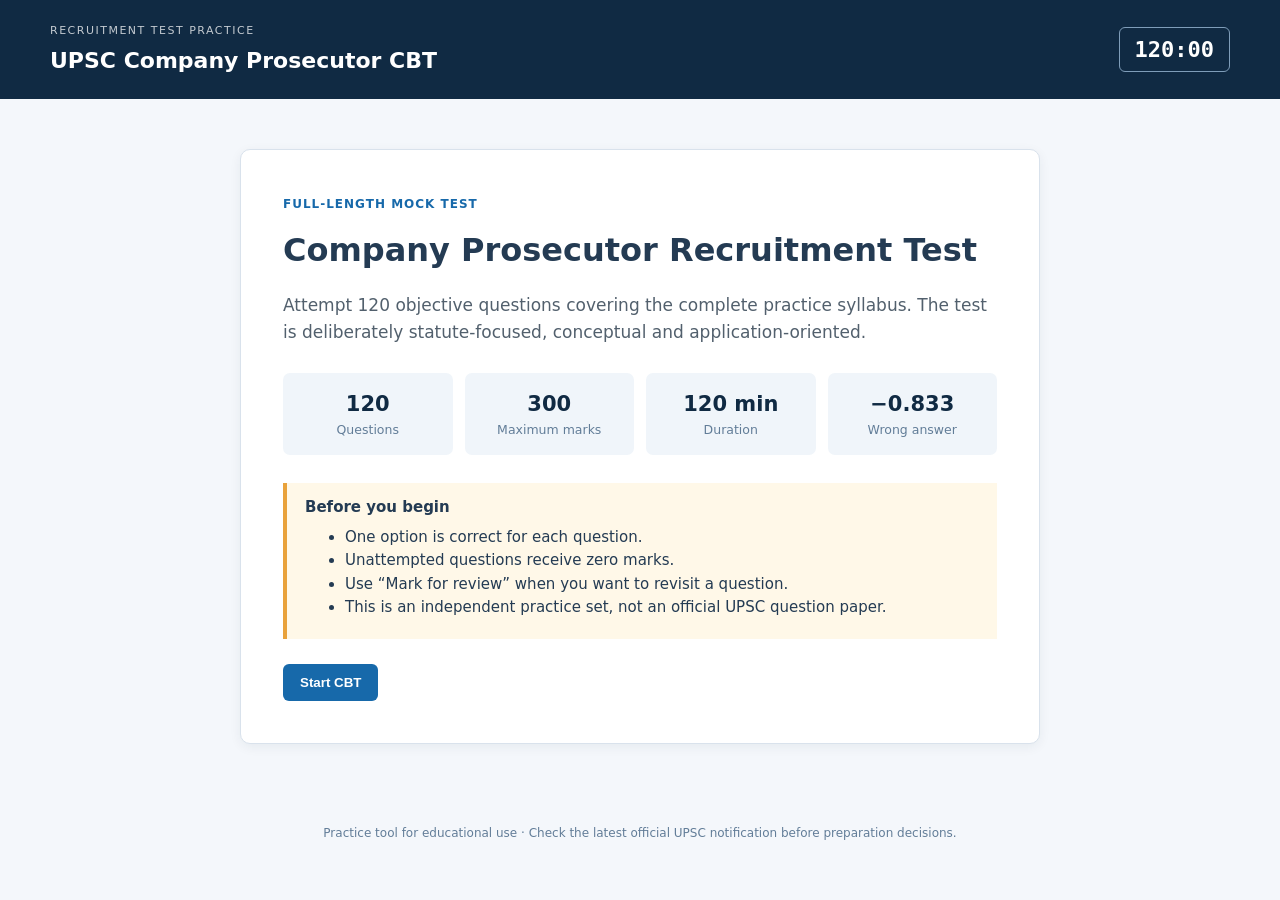
<file: index.html>
<!doctype html>
<html lang="en">
<head>
  <meta charset="utf-8">
  <meta name="viewport" content="width=device-width, initial-scale=1">
  <meta name="description" content="UPSC Company Prosecutor computer based test simulator">
  <title>UPSC Company Prosecutor CBT</title>
  <link rel="stylesheet" href="styles.css">
</head>
<body>
  <header class="topbar">
    <div><span class="eyebrow">RECRUITMENT TEST PRACTICE</span><h1>UPSC Company Prosecutor CBT</h1></div>
    <div id="clock" class="clock" aria-live="polite">120:00</div>
  </header>
  <main class="layout">
    <section id="startScreen" class="card start-screen">
      <span class="badge">FULL-LENGTH MOCK TEST</span>
      <h2>Company Prosecutor Recruitment Test</h2>
      <p>Attempt 120 objective questions covering the complete practice syllabus. The test is deliberately statute-focused, conceptual and application-oriented.</p>
      <div class="stats"><div><b>120</b><small>Questions</small></div><div><b>300</b><small>Maximum marks</small></div><div><b>120 min</b><small>Duration</small></div><div><b>−0.833</b><small>Wrong answer</small></div></div>
      <div class="notice"><strong>Before you begin</strong><ul><li>One option is correct for each question.</li><li>Unattempted questions receive zero marks.</li><li>Use “Mark for review” when you want to revisit a question.</li><li>This is an independent practice set, not an official UPSC question paper.</li></ul></div>
      <button id="startBtn" class="primary">Start CBT</button>
    </section>

    <section id="testScreen" class="hidden">
      <div class="progress-row"><div><b id="sectionName">Companies Act, 2013</b><span id="progressText">Question 1 of 120</span></div><div class="progress"><span id="progressBar"></span></div></div>
      <div class="test-grid"><article class="card question-card"><div class="question-meta"><span id="qNumber">Q1</span><span id="marks">2.5 marks</span></div><h2 id="question"></h2><div id="options" class="options"></div><div class="actions"><button id="clearBtn" class="secondary">Clear response</button><button id="reviewBtn" class="secondary">Mark for review</button></div><div class="nav"><button id="prevBtn" class="secondary">← Previous</button><button id="nextBtn" class="primary">Save & Next →</button></div></article><aside class="card palette-card"><h3>Question palette</h3><div class="legend"><span class="answered-dot"></span> Answered <span class="review-dot"></span> Review</div><div id="palette" class="palette"></div><button id="submitBtn" class="submit">Submit test</button></aside></div>
    </section>

    <section id="resultScreen" class="hidden card results"><span class="badge">TEST COMPLETE</span><h2>Your result</h2><div class="score-box"><strong id="score">0</strong><span>/ 300 marks</span><p id="resultMessage"></p></div><div class="result-grid"><div><b id="correct">0</b><small>Correct</small></div><div><b id="wrong">0</b><small>Incorrect</small></div><div><b id="unattempted">0</b><small>Unattempted</small></div><div><b id="accuracy">0%</b><small>Accuracy</small></div></div><h3>Section-wise performance</h3><div id="sectionResults"></div><h3>Answer review</h3><div id="reviewList" class="review-list"></div><button id="restartBtn" class="primary">Restart test</button></section>
  </main>
  <footer>Practice tool for educational use · Check the latest official UPSC notification before preparation decisions.</footer>
  <script src="app.js"></script>
</body>
</html>
</file>
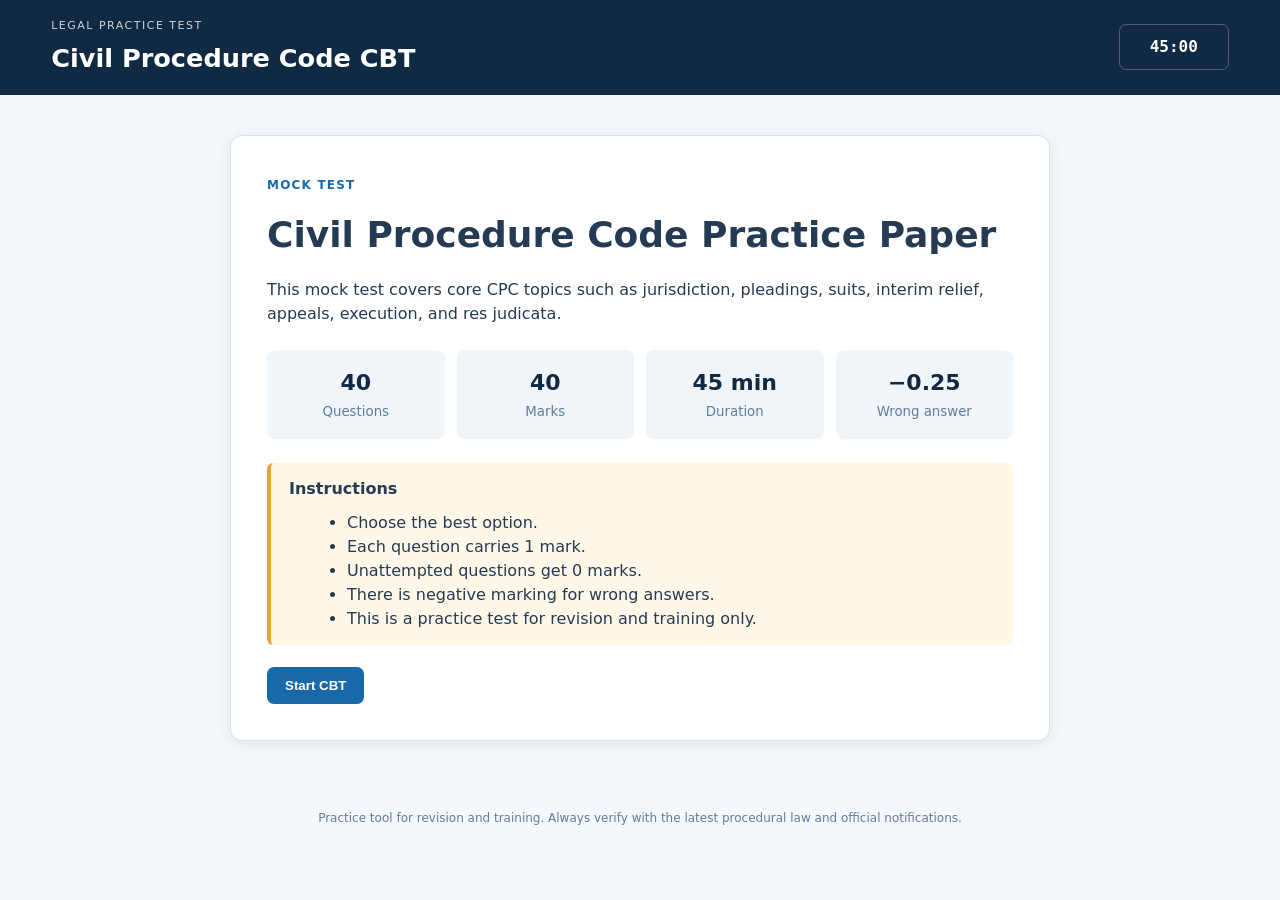
<file: civil-procedure-cbt.html>
<!doctype html>
<html lang="en">
<head>
  <meta charset="UTF-8" />
  <meta name="viewport" content="width=device-width, initial-scale=1.0" />
  <title>Civil Procedure Code CBT</title>
  <style>
    :root {
      --navy: #102a43;
      --blue: #1769aa;
      --pale: #f4f7fb;
      --line: #d9e2ec;
      --green: #16855b;
      --orange: #c56b12;
      --red: #c0392b;
      --white: #fff;
      --muted: #627d98;
    }

    * { box-sizing: border-box; }
    body {
      margin: 0;
      background: var(--pale);
      color: #243b53;
      font-family: system-ui, -apple-system, Segoe UI, Roboto, Arial, sans-serif;
      line-height: 1.5;
    }
    .topbar {
      display: flex;
      justify-content: space-between;
      align-items: center;
      background: var(--navy);
      color: #fff;
      padding: 18px clamp(20px, 4vw, 80px);
    }
    .eyebrow { font-size: 11px; letter-spacing: 1.5px; opacity: 0.8; }
    h1 { margin: 4px 0 0; font-size: clamp(22px, 2vw, 30px); }
    .clock {
      border: 1px solid rgba(255,255,255,0.25);
      border-radius: 7px;
      padding: 10px 16px;
      font-weight: 700;
      font-family: ui-monospace, SFMono-Regular, monospace;
      min-width: 110px;
      text-align: center;
    }
    .container { max-width: 1200px; margin: 30px auto; padding: 0 20px; }
    .card {
      background: var(--white);
      border: 1px solid var(--line);
      border-radius: 12px;
      box-shadow: 0 3px 14px rgba(16,42,67,0.08);
    }
    .start-screen {
      max-width: 820px;
      margin: 40px auto;
      padding: 36px;
    }
    .badge {
      display: inline-block;
      font-size: 12px;
      letter-spacing: 1.2px;
      font-weight: 700;
      color: var(--blue);
    }
    .start-screen h2, .results h2 { margin: 12px 0 10px; font-size: clamp(26px, 3vw, 36px); }
    .stats {
      display: grid;
      grid-template-columns: repeat(4, minmax(120px, 1fr));
      gap: 12px;
      margin: 24px 0;
    }
    .stats div, .result-grid div {
      background: #f0f5fa;
      border-radius: 8px;
      padding: 16px 10px;
      text-align: center;
    }
    .stats b, .result-grid b {
      display: block;
      font-size: 22px;
      color: var(--navy);
    }
    .stats small, .result-grid small { color: var(--muted); }
    .notice {
      background: #fff8e8;
      border-left: 4px solid #e9a23b;
      padding: 14px 18px;
      margin: 22px 0;
      border-radius: 6px;
    }
    .notice ul { margin: 10px 0 0 18px; }
    button {
      border: none;
      border-radius: 7px;
      padding: 11px 18px;
      font-weight: 700;
      cursor: pointer;
      transition: 0.2s ease;
    }
    .primary { background: var(--blue); color: white; }
    .primary:hover { background: #0e578f; }
    .secondary { background: #edf2f7; color: var(--navy); border: 1px solid var(--line); }
    .submit { background: var(--red); color: white; width: 100%; margin-top: 18px; }
    .hidden { display: none !important; }
    .progress-row { margin-bottom: 18px; }
    .progress-row div:first-child {
      display: flex;
      justify-content: space-between;
      align-items: end;
      margin-bottom: 8px;
      gap: 12px;
    }
    .progress-row b { font-size: 18px; }
    .progress-row span { color: var(--muted); }
    .progress {
      width: 100%;
      height: 8px;
      background: #d9e2ec;
      border-radius: 999px;
      overflow: hidden;
    }
    .progress > span {
      display: block;
      width: 0;
      height: 100%;
      background: var(--blue);
      transition: width 0.2s ease;
    }
    .test-grid {
      display: grid;
      grid-template-columns: minmax(0, 1fr) 290px;
      gap: 20px;
    }
    .question-card { padding: 26px; }
    .question-meta {
      display: flex;
      justify-content: space-between;
      align-items: center;
      color: var(--muted);
      font-weight: 700;
    }
    .question-card h2 {
      font-size: clamp(20px, 1.8vw, 26px);
      margin: 20px 0;
      line-height: 1.45;
    }
    .options {
      display: grid;
      gap: 12px;
    }
    .option {
      display: flex;
      gap: 12px;
      align-items: flex-start;
      border: 1px solid var(--line);
      border-radius: 8px;
      background: #fff;
      padding: 14px;
      cursor: pointer;
      transition: 0.2s ease;
    }
    .option:hover, .option.selected {
      border-color: var(--blue);
      background: #f0f7ff;
    }
    .option input {
      margin-top: 5px;
      accent-color: var(--blue);
    }
    .actions, .nav {
      display: flex;
      justify-content: space-between;
      gap: 10px;
      margin-top: 22px;
    }
    .nav {
      border-top: 1px solid var(--line);
      padding-top: 18px;
    }
    .palette-card {
      padding: 18px;
      height: max-content;
      position: sticky;
      top: 20px;
    }
    .palette {
      margin-top: 14px;
      display: grid;
      grid-template-columns: repeat(5, 1fr);
      gap: 7px;
      max-height: 440px;
      overflow: auto;
    }
    .palette button {
      background: white;
      border: 1px solid var(--line);
      border-radius: 5px;
      padding: 9px 2px;
      cursor: pointer;
      font-weight: 700;
    }
    .palette button.answered { background: #d9f2e7; color: #075c3e; border-color: #80cfae; }
    .palette button.review { background: #fff0d9; color: #8a4b08; border-color: #e8ae5e; }
    .legend {
      color: var(--muted);
      font-size: 12px;
      margin-top: 6px;
    }
    .legend span { display: inline-block; width: 10px; height: 10px; border-radius: 50%; margin: 0 6px 0 8px; }
    .answered-dot { background: #80cfae; }
    .review-dot { background: #e8ae5e; }
    .results {
      max-width: 1000px;
      margin: 40px auto;
      padding: 32px;
    }
    .score-box {
      width: 100%;
      text-align: center;
      background: #f0f7ff;
      padding: 22px;
      border-radius: 10px;
      margin: 22px 0;
    }
    .score-box strong { font-size: 52px; color: var(--blue); }
    .score-box span { font-size: 22px; }
    .result-grid {
      display: grid;
      grid-template-columns: repeat(4, minmax(100px, 1fr));
      gap: 12px;
      margin: 12px 0 22px;
    }
    .section-row { margin-top: 10px; }
    .section-row header {
      display: flex;
      justify-content: space-between;
      margin-bottom: 8px;
      font-weight: 700;
    }
    .bar {
      background: #ebf0f5;
      height: 10px;
      border-radius: 999px;
      overflow: hidden;
    }
    .bar > span {
      display: block;
      height: 100%;
      background: var(--green);
    }
    .review-item {
      border-top: 1px solid var(--line);
      padding: 16px 0;
    }
    .review-item h4 { margin: 0 0 6px; }
    .correct-text { color: var(--green); font-weight: 700; }
    .wrong-text { color: var(--red); font-weight: 700; }
    footer {
      text-align: center;
      padding: 28px 20px 40px;
      color: var(--muted);
      font-size: 12px;
    }
    @media (max-width: 760px) {
      .test-grid { grid-template-columns: 1fr; }
      .palette-card { position: static; }
      .stats, .result-grid { grid-template-columns: repeat(2, minmax(120px, 1fr)); }
      .actions, .nav { flex-wrap: wrap; }
      .question-card { padding: 20px; }
      .start-screen { padding: 22px; }
    }
  </style>
</head>
<body>
  <header class="topbar">
    <div>
      <div class="eyebrow">LEGAL PRACTICE TEST</div>
      <h1>Civil Procedure Code CBT</h1>
    </div>
    <div id="clock" class="clock" aria-live="polite">45:00</div>
  </header>

  <main class="container">
    <section id="startScreen" class="card start-screen">
      <span class="badge">MOCK TEST</span>
      <h2>Civil Procedure Code Practice Paper</h2>
      <p>This mock test covers core CPC topics such as jurisdiction, pleadings, suits, interim relief, appeals, execution, and res judicata.</p>

      <div class="stats">
        <div><b>40</b><small>Questions</small></div>
        <div><b>40</b><small>Marks</small></div>
        <div><b>45 min</b><small>Duration</small></div>
        <div><b>−0.25</b><small>Wrong answer</small></div>
      </div>

      <div class="notice">
        <strong>Instructions</strong>
        <ul>
          <li>Choose the best option.</li>
          <li>Each question carries 1 mark.</li>
          <li>Unattempted questions get 0 marks.</li>
          <li>There is negative marking for wrong answers.</li>
          <li>This is a practice test for revision and training only.</li>
        </ul>
      </div>

      <button id="startBtn" class="primary">Start CBT</button>
    </section>

    <section id="testScreen" class="hidden">
      <div class="progress-row">
        <div>
          <b id="sectionName">Jurisdiction and General Principles</b>
          <span id="progressText">Question 1 of 40</span>
        </div>
        <div class="progress"><span id="progressBar"></span></div>
      </div>

      <div class="test-grid">
        <article class="card question-card">
          <div class="question-meta">
            <span id="qNumber">Q1</span>
            <span>1 mark</span>
          </div>

          <h2 id="question"></h2>

          <div id="options" class="options"></div>

          <div class="actions">
            <button id="clearBtn" class="secondary">Clear response</button>
            <button id="reviewBtn" class="secondary">Mark for review</button>
          </div>

          <div class="nav">
            <button id="prevBtn" class="secondary">← Previous</button>
            <button id="nextBtn" class="primary">Save & Next →</button>
          </div>
        </article>

        <aside class="card palette-card">
          <h3>Question palette</h3>
          <div class="legend">
            <span class="answered-dot"></span> Answered
            <span class="review-dot"></span> Review
          </div>
          <div id="palette" class="palette"></div>
          <button id="submitBtn" class="submit">Submit test</button>
        </aside>
      </div>
    </section>

    <section id="resultScreen" class="hidden card results">
      <span class="badge">TEST COMPLETE</span>
      <h2>Your result</h2>

      <div class="score-box">
        <strong id="score">0</strong>
        <span>/ 40</span>
        <p id="resultMessage"></p>
      </div>

      <div class="result-grid">
        <div><b id="correct">0</b><small>Correct</small></div>
        <div><b id="wrong">0</b><small>Incorrect</small></div>
        <div><b id="unattempted">0</b><small>Unattempted</small></div>
        <div><b id="accuracy">0%</b><small>Accuracy</small></div>
      </div>

      <h3>Section-wise performance</h3>
      <div id="sectionResults"></div>

      <h3>Answer review</h3>
      <div id="reviewList" class="review-list"></div>

      <button id="restartBtn" class="primary" style="margin-top: 18px;">Restart test</button>
    </section>
  </main>

  <footer>Practice tool for revision and training. Always verify with the latest procedural law and official notifications.</footer>

  <script>
    const sections = {
      'Jurisdiction and General Principles': [
        ['The Code of Civil Procedure applies to civil proceedings in:',['All courts in India','Only High Courts','Only District Courts','Only Supreme Court'],0,'The CPC governs civil procedure in courts established under the Indian judicial system, subject to exceptions.'],
        ['A suit is ordinarily instituted by:',['Presentation of plaint','Application under Order IX','Writ petition','Notice under Section 80'],0,'A civil suit is commenced by filing a plaint in the proper court.'],
        ['The doctrine of res judicata prevents:',['A second suit on the same cause of action between same parties after final judgment','All appeals','Evidence being recorded','Interim injunctions'],0,'Res judicata bars re-litigation of matters adjudicated conclusively.'],
        ['Jurisdiction of a court may be classified as:',['Territorial, pecuniary and subject-matter','Civil, criminal and appellate','Original and revisional only','Statutory and executive'],0,'Jurisdiction is commonly analysed in these dimensions.'],
        ['The place where a suit is to be instituted is determined by:',['The cause of action or residence or property in some cases','Only the court fee paid','Only the defendant’s profession','Choice of the judge'],0,'This is a central rule under the CPC.']
      ],
      'Pleadings and Parties': [
        ['A plaint must contain:',['Facts constituting the cause of action and relief claimed','Only legal arguments','Only witness names','Only the court fee'],0,'A plaint is the statement of facts on which the plaintiff sues.'],
        ['A written statement is generally filed by the:',['Defendant','Plaintiff','Court clerk','Witness'],0,'The defendant responds to the plaint in a written statement.'],
        ['A set-off is a claim by the defendant:',['Against the plaintiff, arising out of the same transaction','Against the court','Against a co-defendant only','Against the judge'],0,'Set-off is a statutory mechanism for mutual adjustment of claims.'],
        ['A counter-claim must be:',['A claim against the plaintiff and may be independent of the plaintiff’s claim','Only filed after trial','Only filed in appeal','Filed only with a written statement in criminal matters'],0,'The CPC allows a defendant to raise a counter-claim in the same suit.'],
        ['An amendment of pleadings is generally allowed to:',['Do substantial justice and prevent multiplicity of litigation','Delay proceedings indefinitely','Change the jurisdiction of the court','Remove all evidence'],0,'Amendment is ordinarily permitted to avoid injustice and ensure proper adjudication.']
      ],
      'Suits, Summons and Appearance': [
        ['Summons are issued to secure the:',['Appearance of the defendant','Proof of stamp duty','Settlement of costs only','Transfer of decree'],0,'Summons call the defendant to appear and answer the claim.'],
        ['Service of summons may be effected by:',['Personal service, substituted service or by post in some cases under law','Only by telegram','Only through advocate notice','Only by the court clerk without procedure'],0,'The CPC prescribes multiple modes of service.'],
        ['A suit can be dismissed for default if:',['The plaintiff fails to appear','The defendant has no counsel','The judge is unavailable','The summons are unserved'],0,'Default dismissal is a consequence of non-appearance.'],
        ['An ex parte decree can be set aside on application by the defendant if:',['Sufficient cause is shown','The plaintiff refuses settlement','The court fee is high','No written statement was filed'],0,'The defendant may seek to set aside an ex parte decree under the CPC process.'],
        ['An order for substituted service is made when:',['Normal service cannot be effected by ordinary means and the court is satisfied as to the method','The defendant is rich','Judgment is delayed','The court wishes to delay the matter'],0,'This is a recognised procedural route.']
      ],
      'Interim Relief and Injunctions': [
        ['An injunction is a form of:',['Temporary or perpetual preventive relief','Punishment for contempt','Evidence leading to final judgment','Writ of execution'],0,'Injunctions restrain or compel certain actions.'],
        ['Temporary injunctions are granted to preserve:',['Status quo until the rights are finally decided','The court record only','The defendant’s property permanently','Only the plaintiff’s bank account'],0,'A temporary injunction protects the status quo pending adjudication.'],
        ['The Court can grant an interim mandatory injunction when:',['The facts compel it and the balance of convenience and irreparable injury warrant it','The plaintiff merely alleges inconvenience','The case is trivial','The defendant has not appeared'],0,'Mandatory injunctions are exceptional and require stronger grounds.'],
        ['An attachment before judgment is directed to secure:',['The property from being dissipated pending adjudication','The plaintiff’s documents only','The witness list','The court fee'],0,'It preserves assets to satisfy a possible decree.'],
        ['The purpose of arrest before judgment is generally:',['To secure attendance or prevent frustration of the decree','To punish the defendant before trial','To recover court costs automatically','To issue final decree without trial'],0,'The remedy must be used only in exceptional circumstances and under the statutory conditions.']
      ],
      'Discovery, Evidence and Trial': [
        ['Discovery under the CPC refers to:',['Production and inspection of documents and interrogatories in appropriate cases','Final decree drafting','Transfer of property','Arrest of witness'],0,'Discovery is a procedural device to obtain information relevant to the case.'],
        ['Framing of issues is intended to identify:',['Questions of law or fact arising for determination','The fees payable','The number of lawyers','The transfer application'],0,'Issues structure the trial.'],
        ['A party may be examined as a witness in the same suit by:',['The opposing party or the court, subject to procedure','The judge without notice','The clerk only','The registrar alone'],0,'Witness examination is governed by procedural rules.'],
        ['A summons for production of documents is to secure:',['Production of public or private documents relevant to the case','Service of the plaint','Execution of a decree','Police investigation'],0,'Document production is a procedural tool.'],
        ['The Court may reject irrelevant evidence because it:',['Would waste time and may prejudice the case','Is always inadmissible in all suits','Affects the jurisdiction of the court','Is not signed by a lawyer'],0,'Relevance and procedural economy are important.']
      ],
      'Judgments, Decrees and Appeals': [
        ['A decree is a formal expression of adjudication, while a judgment is:',['The reasoned statement of the court','The draft summons','A mere order for costs','A plaint amendment'],0,'Judgment and decree are distinct but connected concepts.'],
        ['A first appeal lies from:',['A decree or judgment of a court subordinate to the High Court in most cases','Only from a final decree of the Supreme Court','Only from a default notice','Only from a settlement'],0,'Appeals are a recognized remedy from subordinate court decisions.'],
        ['A second appeal lies only on a substantial question of:',['Law','Fact','Procedure alone','Costs without a legal issue'],0,'Second appeal is restricted to substantial questions of law.'],
        ['A review is generally sought on grounds such as:',['Error apparent on the face of the record','Any dissatisfaction with a decision','A witness changing profession','A procedural adjournment'],0,'A review is narrow and not a rehearing.'],
        ['An appeal by a party does not ordinarily:',['Stay the operation of the decree unless ordered by the court','Inevitable set aside the decree','Remove all evidence','Affect the limitation period automatically'],0,'Stay is discretionary and requires judicial order.']
      ],
      'Execution, Costs and Miscellaneous': [
        ['Execution is the process of enforcing a:',['Decree','Pleadings draft','Notice of motion','Judgment draft only'],0,'Execution enforces the final decree.'],
        ['The court may attach property in execution if:',['The decree is unsatisfied and the property is legally attachable','The debtor is merely late in payment','The claim is still under appeal and no decree exists','The plaintiff is unable to pay court fee'],0,'Attachment is a procedural mechanism for enforcement.'],
        ['Costs in civil proceedings are ordinarily:',['Discretionary and determined by the court in the interests of justice','Fixed by statute irrespective of conduct','Always paid only by the plaintiff','Always awarded equally'],0,'Costs are generally within the court’s discretion.'],
        ['A suit may be stayed under the CPC if:',['It is pending before another competent court and the matter is substantially the same','The defendant does not like the jurisdiction','The plaintiff is absent for a day','The court fee is paid with delay'],0,'Stay is an important procedural safeguard to avoid parallel litigation.'],
        ['The principle of constructive res judicata operates when:',['Matters that could have been raised are deemed to have been raised and decided','Every party always wins on appeal','The evidence is not admitted','The decree is transferred'],0,'This principle prevents fragmentation of litigation.']
      ]
    };

    const questions = Object.entries(sections).flatMap(([subject, itemList]) =>
      itemList.map(([q, options, answer, explanation]) => ({
        subject,
        q,
        options,
        answer,
        explanation
      }))
    );

    let current = 0;
    let answers = Array(questions.length).fill(null);
    let reviewSet = new Set();
    let timeLeft = 45 * 60;
    let timer = null;

    const $ = (id) => document.getElementById(id);

    function renderPalette() {
      const palette = $('palette');
      palette.innerHTML = questions.map((_, i) => {
        const state = answers[i] !== null ? 'answered' : '';
        const review = reviewSet.has(i) ? 'review' : '';
        return `<button class="${state} ${review}" data-i="${i}">${i + 1}</button>`;
      }).join('');

      palette.querySelectorAll('button').forEach((btn) => {
        btn.onclick = () => {
          current = Number(btn.dataset.i);
          renderQuestion();
        };
      });
    }

    function renderQuestion() {
      const q = questions[current];
      $('sectionName').textContent = q.subject;
      $('progressText').textContent = `Question ${current + 1} of ${questions.length}`;
      $('progressBar').style.width = `${((current + 1) / questions.length) * 100}%`;
      $('qNumber').textContent = `Q${current + 1}`;
      $('question').textContent = q.q;

      $('options').innerHTML = q.options.map((option, index) => {
        const selected = answers[current] === index ? 'selected' : '';
        return `
          <label class="option ${selected}">
            <input type="radio" name="option" value="${index}" ${answers[current] === index ? 'checked' : ''} />
            <span><b>${String.fromCharCode(65 + index)}.</b> ${option}</span>
          </label>
        `;
      }).join('');

      $('reviewBtn').textContent = reviewSet.has(current) ? 'Unmark review' : 'Mark for review';
      $('prevBtn').disabled = current === 0;
      $('nextBtn').textContent = current === questions.length - 1 ? 'Save & Review' : 'Save & Next →';

      document.querySelectorAll('input[name="option"]').forEach((radio) => {
        radio.addEventListener('change', (e) => {
          answers[current] = Number(e.target.value);
          renderPalette();
          renderQuestion();
        });
      });

      renderPalette();
    }

    function updateClock() {
      const minutes = Math.floor(timeLeft / 60);
      const seconds = timeLeft % 60;
      $('clock').textContent = `${String(minutes).padStart(2, '0')}:${String(seconds).padStart(2, '0')}`;
    }

    function startTest() {
      $('startScreen').classList.add('hidden');
      $('testScreen').classList.remove('hidden');
      renderQuestion();
      updateClock();
      timer = setInterval(() => {
        timeLeft -= 1;
        if (timeLeft <= 0) {
          timeLeft = 0;
          clearInterval(timer);
          finishTest();
        }
        updateClock();
      }, 1000);
    }

    function finishTest() {
      clearInterval(timer);
      $('testScreen').classList.add('hidden');
      $('resultScreen').classList.remove('hidden');

      let correct = 0;
      let wrong = 0;

      questions.forEach((question, index) => {
        if (answers[index] === null) return;
        if (answers[index] === question.answer) correct += 1;
        else wrong += 1;
      });

      const unattempted = questions.length - correct - wrong;
      const score = correct - (wrong * 0.25);

      $('score').textContent = score.toFixed(2);
      $('correct').textContent = correct;
      $('wrong').textContent = wrong;
      $('unattempted').textContent = unattempted;
      $('accuracy').textContent = `${Math.round((correct / (correct + wrong + unattempted)) * 100)}%`;

      $('resultMessage').textContent =
        score >= 28 ? 'Excellent. You have a strong command of CPC concepts.' :
        score >= 18 ? 'Good attempt. Revise the procedural nuances and case-based applications.' :
        'Needs revision. Focus more on jurisdiction, pleadings, injunctions and execution topics.';

      const sectionPerformance = {};
      questions.forEach((question, index) => {
        if (!sectionPerformance[question.subject]) {
          sectionPerformance[question.subject] = { total: 0, correct: 0 };
        }
        sectionPerformance[question.subject].total += 1;
        if (answers[index] === question.answer) {
          sectionPerformance[question.subject].correct += 1;
        }
      });

      $('sectionResults').innerHTML = Object.entries(sectionPerformance).map(([subject, data]) => {
        const pct = (data.correct / data.total) * 100;
        return `
          <div class="section-row">
            <header><span>${subject}</span><b>${data.correct}/${data.total}</b></header>
            <div class="bar"><span style="width:${pct}%"></span></div>
          </div>
        `;
      }).join('');

      $('reviewList').innerHTML = questions.map((question, index) => {
        const userAnswer = answers[index];
        const status = userAnswer === null ? 'Unattempted' : userAnswer === question.answer ? 'Correct' : 'Incorrect';
        const statusClass = status === 'Correct' ? 'correct-text' : status === 'Incorrect' ? 'wrong-text' : '';
        const correctOption = String.fromCharCode(65 + question.answer);
        return `
          <div class="review-item">
            <h4>Q${index + 1}. ${question.q}</h4>
            <div class="${statusClass}">${status}</div>
            <div><strong>Correct answer:</strong> ${correctOption}. ${question.options[question.answer]}</div>
            <div>${question.explanation}</div>
          </div>
        `;
      }).join('');
    }

    $('startBtn').onclick = startTest;
    $('prevBtn').onclick = () => {
      if (current > 0) {
        current -= 1;
        renderQuestion();
      }
    };
    $('nextBtn').onclick = () => {
      if (current < questions.length - 1) {
        current += 1;
        renderQuestion();
      } else {
        finishTest();
      }
    };
    $('clearBtn').onclick = () => {
      answers[current] = null;
      renderQuestion();
    };
    $('reviewBtn').onclick = () => {
      if (reviewSet.has(current)) reviewSet.delete(current);
      else reviewSet.add(current);
      renderQuestion();
    };
    $('submitBtn').onclick = () => {
      if (confirm('Submit the test now?')) finishTest();
    };
    $('restartBtn').onclick = () => location.reload();
  </script>
</body>
</html>
</file>
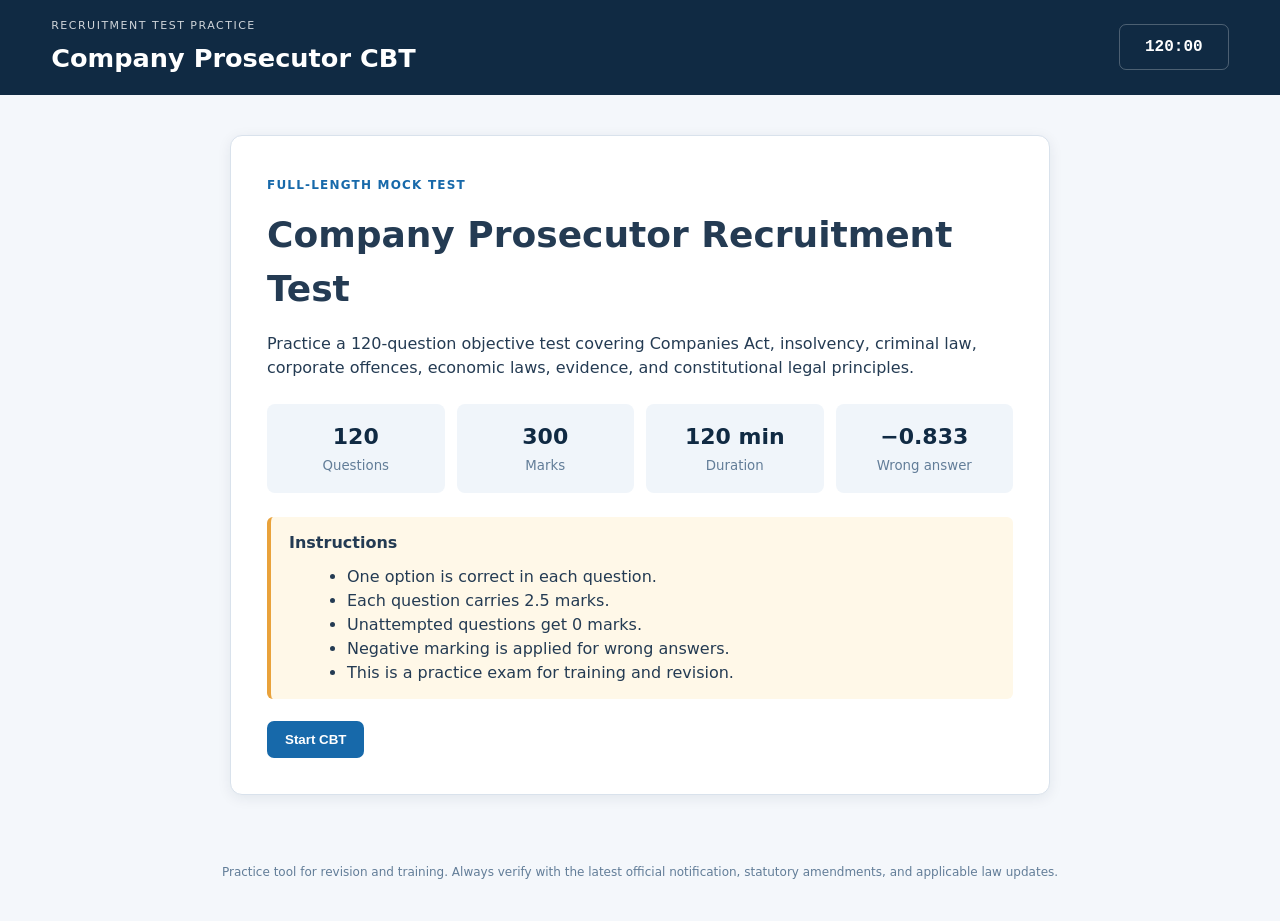
<file: company-prosecutor-cbt.html>
<!doctype html>
<html lang="en">
<head>
  <meta charset="UTF-8" />
  <meta name="viewport" content="width=device-width, initial-scale=1.0" />
  <title>Company Prosecutor CBT</title>
  <style>
    :root {
      --navy: #102a43;
      --blue: #1769aa;
      --pale: #f4f7fb;
      --line: #d9e2ec;
      --green: #16855b;
      --orange: #c56b12;
      --red: #c0392b;
      --white: #fff;
      --muted: #627d98;
    }
    * { box-sizing: border-box; }
    body {
      margin: 0;
      background: var(--pale);
      color: #243b53;
      font-family: system-ui, -apple-system, Segoe UI, Roboto, Arial, sans-serif;
      line-height: 1.5;
    }
    .topbar {
      display: flex;
      justify-content: space-between;
      align-items: center;
      background: var(--navy);
      color: #fff;
      padding: 18px clamp(20px, 4vw, 80px);
    }
    .eyebrow { font-size: 11px; letter-spacing: 1.5px; opacity: 0.8; }
    h1 { margin: 4px 0 0; font-size: clamp(22px, 2vw, 30px); }
    .clock {
      border: 1px solid rgba(255,255,255,0.25);
      border-radius: 7px;
      padding: 10px 16px;
      font-weight: 700;
      font-family: ui-monospace, SFMono-Regular, monospace;
      min-width: 110px;
      text-align: center;
    }
    .container { max-width: 1200px; margin: 30px auto; padding: 0 20px; }
    .card {
      background: var(--white);
      border: 1px solid var(--line);
      border-radius: 12px;
      box-shadow: 0 3px 14px rgba(16,42,67,0.08);
    }
    .start-screen {
      max-width: 820px;
      margin: 40px auto;
      padding: 36px;
    }
    .badge {
      display: inline-block;
      font-size: 12px;
      letter-spacing: 1.2px;
      font-weight: 700;
      color: var(--blue);
    }
    .start-screen h2, .results h2 { margin: 12px 0 10px; font-size: clamp(26px, 3vw, 36px); }
    .stats {
      display: grid;
      grid-template-columns: repeat(4, minmax(120px, 1fr));
      gap: 12px;
      margin: 24px 0;
    }
    .stats div, .result-grid div {
      background: #f0f5fa;
      border-radius: 8px;
      padding: 16px 10px;
      text-align: center;
    }
    .stats b, .result-grid b {
      display: block;
      font-size: 22px;
      color: var(--navy);
    }
    .stats small, .result-grid small { color: var(--muted); }
    .notice {
      background: #fff8e8;
      border-left: 4px solid #e9a23b;
      padding: 14px 18px;
      margin: 22px 0;
      border-radius: 6px;
    }
    .notice ul { margin: 10px 0 0 18px; }
    button {
      border: none;
      border-radius: 7px;
      padding: 11px 18px;
      font-weight: 700;
      cursor: pointer;
      transition: 0.2s ease;
    }
    .primary { background: var(--blue); color: white; }
    .primary:hover { background: #0e578f; }
    .secondary { background: #edf2f7; color: var(--navy); border: 1px solid var(--line); }
    .submit { background: var(--red); color: white; width: 100%; margin-top: 18px; }
    .hidden { display: none !important; }
    .progress-row { margin-bottom: 18px; }
    .progress-row div:first-child {
      display: flex;
      justify-content: space-between;
      align-items: end;
      margin-bottom: 8px;
      gap: 12px;
    }
    .progress-row b { font-size: 18px; }
    .progress-row span { color: var(--muted); }
    .progress {
      width: 100%;
      height: 8px;
      background: #d9e2ec;
      border-radius: 999px;
      overflow: hidden;
    }
    .progress > span {
      display: block;
      width: 0;
      height: 100%;
      background: var(--blue);
      transition: width 0.2s ease;
    }
    .test-grid {
      display: grid;
      grid-template-columns: minmax(0, 1fr) 290px;
      gap: 20px;
    }
    .question-card { padding: 26px; }
    .question-meta {
      display: flex;
      justify-content: space-between;
      align-items: center;
      color: var(--muted);
      font-weight: 700;
    }
    .question-card h2 {
      font-size: clamp(20px, 1.8vw, 27px);
      margin: 20px 0;
      line-height: 1.45;
    }
    .options {
      display: grid;
      gap: 12px;
    }
    .option {
      display: flex;
      gap: 12px;
      align-items: flex-start;
      border: 1px solid var(--line);
      border-radius: 8px;
      background: #fff;
      padding: 14px;
      cursor: pointer;
      transition: 0.2s ease;
    }
    .option:hover, .option.selected {
      border-color: var(--blue);
      background: #f0f7ff;
    }
    .option input {
      margin-top: 5px;
      accent-color: var(--blue);
    }
    .actions, .nav {
      display: flex;
      justify-content: space-between;
      gap: 10px;
      margin-top: 22px;
    }
    .nav {
      border-top: 1px solid var(--line);
      padding-top: 18px;
    }
    .palette-card {
      padding: 18px;
      height: max-content;
      position: sticky;
      top: 20px;
    }
    .palette {
      margin-top: 14px;
      display: grid;
      grid-template-columns: repeat(5, 1fr);
      gap: 7px;
      max-height: 440px;
      overflow: auto;
    }
    .palette button {
      background: white;
      border: 1px solid var(--line);
      border-radius: 5px;
      padding: 9px 2px;
      cursor: pointer;
      font-weight: 700;
    }
    .palette button.answered { background: #d9f2e7; color: #075c3e; border-color: #80cfae; }
    .palette button.review { background: #fff0d9; color: #8a4b08; border-color: #e8ae5e; }
    .legend {
      color: var(--muted);
      font-size: 12px;
      margin-top: 6px;
    }
    .legend span { display: inline-block; width: 10px; height: 10px; border-radius: 50%; margin: 0 6px 0 8px; }
    .answered-dot { background: #80cfae; }
    .review-dot { background: #e8ae5e; }
    .results {
      max-width: 1000px;
      margin: 40px auto;
      padding: 32px;
    }
    .score-box {
      width: 100%;
      text-align: center;
      background: #f0f7ff;
      padding: 22px;
      border-radius: 10px;
      margin: 22px 0;
    }
    .score-box strong { font-size: 52px; color: var(--blue); }
    .score-box span { font-size: 22px; }
    .result-grid {
      display: grid;
      grid-template-columns: repeat(4, minmax(100px, 1fr));
      gap: 12px;
      margin: 12px 0 22px;
    }
    .section-row { margin-top: 10px; }
    .section-row header {
      display: flex;
      justify-content: space-between;
      margin-bottom: 8px;
      font-weight: 700;
    }
    .bar {
      background: #ebf0f5;
      height: 10px;
      border-radius: 999px;
      overflow: hidden;
    }
    .bar > span {
      display: block;
      height: 100%;
      background: var(--green);
    }
    .review-item {
      border-top: 1px solid var(--line);
      padding: 16px 0;
    }
    .review-item h4 { margin: 0 0 6px; }
    .correct-text { color: var(--green); font-weight: 700; }
    .wrong-text { color: var(--red); font-weight: 700; }
    footer {
      text-align: center;
      padding: 28px 20px 40px;
      color: var(--muted);
      font-size: 12px;
    }
    @media (max-width: 760px) {
      .test-grid { grid-template-columns: 1fr; }
      .palette-card { position: static; }
      .stats, .result-grid { grid-template-columns: repeat(2, minmax(120px, 1fr)); }
      .actions, .nav { flex-wrap: wrap; }
      .question-card { padding: 20px; }
      .start-screen { padding: 22px; }
    }
  </style>
</head>
<body>
  <header class="topbar">
    <div>
      <div class="eyebrow">RECRUITMENT TEST PRACTICE</div>
      <h1>Company Prosecutor CBT</h1>
    </div>
    <div id="clock" class="clock" aria-live="polite">120:00</div>
  </header>

  <main class="container">
    <section id="startScreen" class="card start-screen">
      <span class="badge">FULL-LENGTH MOCK TEST</span>
      <h2>Company Prosecutor Recruitment Test</h2>
      <p>Practice a 120-question objective test covering Companies Act, insolvency, criminal law, corporate offences, economic laws, evidence, and constitutional legal principles.</p>

      <div class="stats">
        <div><b>120</b><small>Questions</small></div>
        <div><b>300</b><small>Marks</small></div>
        <div><b>120 min</b><small>Duration</small></div>
        <div><b>−0.833</b><small>Wrong answer</small></div>
      </div>

      <div class="notice">
        <strong>Instructions</strong>
        <ul>
          <li>One option is correct in each question.</li>
          <li>Each question carries 2.5 marks.</li>
          <li>Unattempted questions get 0 marks.</li>
          <li>Negative marking is applied for wrong answers.</li>
          <li>This is a practice exam for training and revision.</li>
        </ul>
      </div>

      <button id="startBtn" class="primary">Start CBT</button>
    </section>

    <section id="testScreen" class="hidden">
      <div class="progress-row">
        <div>
          <b id="sectionName">Companies Act</b>
          <span id="progressText">Question 1 of 120</span>
        </div>
        <div class="progress"><span id="progressBar"></span></div>
      </div>

      <div class="test-grid">
        <article class="card question-card">
          <div class="question-meta">
            <span id="qNumber">Q1</span>
            <span>2.5 marks</span>
          </div>

          <h2 id="question"></h2>

          <div id="options" class="options"></div>

          <div class="actions">
            <button id="clearBtn" class="secondary">Clear response</button>
            <button id="reviewBtn" class="secondary">Mark for review</button>
          </div>

          <div class="nav">
            <button id="prevBtn" class="secondary">← Previous</button>
            <button id="nextBtn" class="primary">Save & Next →</button>
          </div>
        </article>

        <aside class="card palette-card">
          <h3>Question palette</h3>
          <div class="legend">
            <span class="answered-dot"></span> Answered
            <span class="review-dot"></span> Review
          </div>
          <div id="palette" class="palette"></div>
          <button id="submitBtn" class="submit">Submit test</button>
        </aside>
      </div>
    </section>

    <section id="resultScreen" class="hidden card results">
      <span class="badge">TEST COMPLETE</span>
      <h2>Your result</h2>

      <div class="score-box">
        <strong id="score">0</strong>
        <span>/ 300</span>
        <p id="resultMessage"></p>
      </div>

      <div class="result-grid">
        <div><b id="correct">0</b><small>Correct</small></div>
        <div><b id="wrong">0</b><small>Incorrect</small></div>
        <div><b id="unattempted">0</b><small>Unattempted</small></div>
        <div><b id="accuracy">0%</b><small>Accuracy</small></div>
      </div>

      <h3>Section-wise performance</h3>
      <div id="sectionResults"></div>

      <h3>Answer review</h3>
      <div id="reviewList" class="review-list"></div>

      <button id="restartBtn" class="primary" style="margin-top: 18px;">Restart test</button>
    </section>
  </main>

  <footer>Practice tool for revision and training. Always verify with the latest official notification, statutory amendments, and applicable law updates.</footer>

  <script>
    const sections = {
      'Companies Act, 2013': [
        ['The registered office of a company must be capable of receiving and acknowledging communications under:',['Section 12','Section 13','Section 14','Section 15'],0,'Section 12 requires the registered office to be capable of receiving and acknowledging communications.'],
        ['The memorandum of a company primarily defines its:',['Internal governance norms','Constitution and scope of powers','Audit procedures','Employee service rules'],1,'The memorandum is the company’s charter and defines its objects and scope.'],
        ['A private company is prohibited from inviting the public to subscribe for its:',['Shares or debentures','Loans only','Audits only','Books of accounts'],1,'Section 2(68) prohibits public subscription in a private company.'],
        ['The doctrine of separate legal personality was established in:',['Salomon v. Salomon','A.K. Gopalan v. State of Madras','Kesavananda Bharati v. State of Kerala','Dredge v. Paterson'],0,'Salomon is the leading authority on separate legal personality.'],
        ['A prospectus containing an untrue statement may create:',['Only civil liability','Only criminal liability','Civil and criminal liability','No liability if the shares are allotted'],2,'The law may impose civil and criminal consequences depending on the statutory breach.'],
        ['The minimum number of directors in a public company is:',['One','Two','Three','Four'],2,'A public company must have at least three directors.'],
        ['The maximum number of directors a company may appoint without a special resolution is:',['10','12','15','20'],2,'The statutory ceiling is fifteen directors without special resolution.'],
        ['A director must disclose his interest in a contract under:',['Section 166','Section 173','Section 184','Section 188'],2,'Section 184 mandates disclosure of interest by a director.'],
        ['The powers of the Board are subject to the Act, memorandum, articles and:',['Shareholder sentiments alone','Regulations made under the law','Only the auditor’s view','Only stock exchange rules'],1,'Board power is constrained by statute, memorandum, articles and law.'],
        ['Related party transactions are regulated mainly by:',['Section 135','Section 173','Section 188','Section 241'],2,'Section 188 governs related party transactions.'],
        ['CSR obligations are generally triggered by specified criteria relating to net worth, turnover, or:',['Number of directors','Net profit','Share premium','Company age'],1,'CSR is linked to net worth, turnover and net profit thresholds.'],
        ['The first auditor of a company is generally appointed by the Board within:',['15 days','30 days','60 days','90 days'],1,'The first auditor is normally appointed by the Board within 30 days.'],
        ['Investigation into company affairs may be ordered under:',['Section 210','Section 230','Section 245','Section 447'],0,'Section 210 provides the statutory basis for investigation.'],
        ['Oppression and mismanagement proceedings are principally in:',['Sections 241-242','Sections 96-99','Sections 173-175','Sections 399-401'],0,'Sections 241 and 242 deal with oppression and mismanagement.'],
        ['Fraud under the Companies Act is defined in:',['Section 2(17)','Section 166','Section 447','Section 454'],2,'Section 447 deals with fraud and punishment.'],
        ['The Serious Fraud Investigation Office is established under:',['Section 211','Section 212','Section 219','Section 247'],0,'Section 211 provides the establishment of SFIO.'],
        ['The Articles of Association regulate:',['The internal governance of the company','The company’s external creditors only','Tax filing rules only','The constitution of India'],0,'Articles govern the internal management of the company.'],
        ['A company may alter its memorandum only in accordance with:',['The law and procedure laid down under the Act','The auditor’s opinion','The local district authority','Any informal shareholder discussion'],0,'Alteration of memorandum must comply with statutory procedure.'],
        ['A shareholder’s right to receive dividends is dependent on:',['Articles and conditions of entitlement under law','Only the Board’s convenience','Only the managing director’s discretion','The company secretary’s preference'],0,'Dividend rights are determined by law and the company’s constitution.'],
        ['The concept of lifting the corporate veil is applied in cases of:',['Fraud or improper conduct','Routine internal meetings','Default in filing annual return only','Dividend declaration only'],0,'The veil may be lifted in exceptional circumstances such as fraud.'],
        ['The share capital of a company includes:',['Equity and preference shares, subject to law','Only loans and deposits','Only unpaid dividends','Only board resolutions'],0,'Share capital includes various classes of shares under law.'],
        ['A debenture includes:',['Debt instrument issued by a company','A company name reservation application','A shareholder warrant only','A tax certificate'],0,'Debentures are instruments for borrowing.'],
        ['A company can issue sweat equity shares to:',['Employees for their contributions','Only government agencies','Only shareholders as a matter of course','Only auditors'],0,'Sweat equity is for employees and directors working for the company.'],
        ['A charge created on company property must generally be registered in:',['The register of charges','The securities market register','The ministry website only','The court diary'],0,'Registration of charges is statutorily required.'],
        ['A listed company must ordinarily comply with additional disclosure obligations under:',['SEBI regulations','Only the Income Tax Act','Only the Penal Code','Only local bylaws'],0,'SEBI regulations apply to listed companies.'],
        ['The Board meeting quorum is ordinarily determined by:',['The company’s Articles and the Act','The external auditor only','The tax authority only','The company secretary alone'],0,'Meeting quorum depends on statutory and constitutional provisions.'],
        ['A director who is convicted of an offence may be disqualified under:',['Section 164','Section 149','Section 177','Section 212'],0,'Section 164 deals with disqualification of directors.'],
        ['An annual return is filed under:',['Section 92','Section 94','Section 96','Section 99'],0,'Section 92 provides for annual return.'],
        ['The concept of corporate social responsibility is introduced in:',['Section 135','Section 149','Section 185','Section 188'],0,'Section 135 introduces CSR.'],
        ['A company’s internal audit is not mandatory in all cases, but may be required by:',['Law or articles or board directions','Only the consumer forum','Only government policy statements','Only the Constitution'],0,'Internal audit may be required by law or internal governance structures.'],
        ['When a company enters into a contract through an authorised officer, the company is bound by the act under the principle of:',['Agency and representation','Res judicata','Rule of law only','Judicial deference'],0,'Authority and representation bind the company.']
      ],
      'Insolvency, Competition and Corporate Regulation': [
        ['The IBC is intended to consolidate and amend the law relating to:',['Insolvency and bankruptcy','Taxation only','Criminal procedure only','Company incorporation only'],0,'IBC targets insolvency and bankruptcy law.'],
        ['The adjudicating authority for corporate insolvency under the IBC is generally the:',['NCLT','DRT','SEBI','High Court'],0,'The NCLT is the principal adjudicating authority.'],
        ['The timeline for resolution is generally set out as:',['90 days','180 days with some extensions','365 days without extension','30 days only'],1,'The timeline is ordinarily 180 days, extendable in prescribed circumstances.'],
        ['A moratorium under the IBC is provided by:',['Section 12','Section 14','Section 29','Section 53'],1,'Section 14 imposes the moratorium.'],
        ['The committee of creditors consists largely of:',['Operational creditors only','Financial creditors','Government officers only','Auditors only'],1,'The CoC is primarily made of financial creditors.'],
        ['The resolution professional is appointed by:',['The committee of creditors or the Adjudicating Authority as per the law','Company registrar only','The police only','The Income Tax Department alone'],0,'The Resolution Professional is appointed under the statutory scheme.'],
        ['The waterfall distribution in liquidation is provided in:',['Section 30','Section 39','Section 53','Section 66'],2,'Section 53 sets out the order of distribution.'],
        ['Preferential transactions are governed by:',['Section 43','Section 53','Section 66','Section 188'],0,'Section 43 deals with preferential transactions.'],
        ['A company may be wound up by:',['Court or voluntary liquidation under the Act','Only the police','Only the tax department','Only the RBI'],0,'Winding up may be court-driven or voluntary.'],
        ['A scheme of arrangement under the Companies Act is generally approved by:',['The Tribunal and requisite majority','Only the prosecutor','Only the registrar','Only the police'],0,'Tribunal approval and majority requirements are relevant.'],
        ['Competition law prohibits agreements that cause an appreciable adverse effect on:',['Competition','Employment','Tax filing','Company registration'],0,'Section 3 prohibits anti-competitive agreements.'],
        ['The Competition Commission of India is a:',['Statutory body','Constitutional court','Private club','Labour tribunal'],0,'CCI is a statutory body.'],
        ['The Competition Act primarily addresses abuse of:',['Dominant position','Tax rates','Annual returns','Membership fees'],0,'The Act prohibits abuse of dominant position.'],
        ['SEBI primarily regulates:',['The securities market and investor protection','The criminal justice system','Civil procedure only','Only local municipal law'],0,'The securities market and investor protection are core functions of SEBI.'],
        ['Insider trading concerns trading while in possession of:',['Unpublished price sensitive information','A private property deed','Only advertisement material','Only tax forms'],0,'UPSI is the key concept in insider trading.'],
        ['The overriding effect of the IBC is expressed through:',['Section 238','Section 166','Section 188','Section 447'],0,'Section 238 gives the Code overriding effect.'],
        ['A financial debt under the IBC includes debt disbursed against:',['Consideration for the time value of money','A free gift','Only tax liabilities','Only share premium'],0,'Financial debt is rooted in the time value of money.'],
        ['The doctrine of lifting the corporate veil may be invoked to prevent:',['Fraud or evasion of law','Routine accounting','Normal shareholder rights','Company annual meetings'],0,'The veil is lifted in exceptional cases to prevent abuse.'],
        ['The object of the SARFAESI framework is to:',['Enable secured creditors to enforce security interests','Create criminal penalties only','Regulate elections','Set court fees'],0,'SARFAESI helps secured creditors enforce secured assets.'],
        ['A corporate debtor may propose a resolution plan under:',['CIRP','Tax dispute procedure','Civil appeal process','Election law'],0,'CIRP is the corporate insolvency resolution process.']
      ],
      'Criminal Law and Procedure': [
        ['The mental element of an offence is generally described as:',['Actus reus','Mens rea','Locus standi','Estoppel'],1,'Mens rea is the guilty intention or knowledge.'],
        ['A criminal conspiracy requires agreement to do:',['A lawful act only','An illegal act or a lawful act by illegal means','Any act by a public servant','A civil wrong only'],1,'The essence of conspiracy is an agreement for an unlawful objective.'],
        ['The burden of proving a special exception generally lies on:',['The prosecution','The judge alone','The accused if he invokes it','The complainant only'],2,'The accused bears the burden when relying on an exception.'],
        ['The FIR is ordinarily information regarding:',['A cognizable offence','A tax dispute','An arbitration claim','A company registration issue'],0,'FIR is recorded for cognizable offences.'],
        ['A cognizable offence allows police to investigate:',['Without a magistrate’s prior order','Only after consent of the victim','Only after a civil suit is filed','Never without the High Court'],0,'Cognizable offences are investigated by police without prior judicial sanction.'],
        ['A bailable offence means bail is:',['A matter of right under the law','Always refused','Relief only from the Supreme Court','Issued only after conviction'],0,'Bailable offences generally give a right to bail.'],
        ['The object of remand is to authorize:',['Lawful custody during investigation or proceedings','Punishment before trial','A final conviction','Transfer of property'],0,'Remand is about custody pending investigation or trial.'],
        ['The charge is framed to inform the accused of:',['The precise accusation to be tried','The final sentence','The court fee','The evidence of the witness list'],0,'A charge sets out the offence to be tried.'],
        ['The principle against double jeopardy is enshrined in:',['Article 20(2)','Article 14','Article 32','Article 19'],0,'Article 20(2) prohibits double jeopardy.'],
        ['A confession made to a police officer is generally:',['Always admissible','Inadmissible subject to statutory exceptions','Conclusive proof','Not relevant in evidence'],1,'Confessions to police are restricted by evidentiary law.'],
        ['Anticipatory bail is granted:',['In anticipation of arrest','After conviction','Only to companies','Only in civil matters'],0,'Anticipatory bail is pre-arrest protection.'],
        ['A complaint differs from a police report because it is:',['Made to a magistrate and is not a police report','Always filed after conviction','Only in civil matters','Demanding a warrant only'],0,'A complaint is a magistrate-based proceeding distinct from a police report.'],
        ['The purpose of examination-in-chief is to:',['Lead the witness’s evidence by the party calling the witness','Cross-examine by the adverse party','Render judgement','Set the charge'],0,'Examination-in-chief is the primary evidence by the party calling the witness.'],
        ['Cross-examination is conducted by:',['The adverse party','The police only','The registrar only','The judge alone'],0,'Cross-examination tests the witness through the adverse party.'],
        ['A criminal appeal is generally a continuation of:',['The original proceedings for appellate review','A tax assessment','An arbitration award','A civil suit only'],0,'Appeal is a review of the original decision.'],
        ['A criminal conspiracy may be proved by:',['Acts and circumstances indicating the agreement and common intention','Only documentary proof of prior certainty','Only oral statements without corroboration','Only the defendant’s confession before an advocate'],0,'Conspiracy is often established by conduct and circumstances.'],
        ['A person can usually plead alibi when:',['The person was elsewhere and not present at the place of the offence','The person is a company director','The charge is only civil','The judge requests it'],0,'Alibi is a defence based on absence from the scene.'],
        ['A dying declaration is relevant because it is connected with:',['The cause or circumstances of the declarant’s death','The amount of tax due','The board resolution of a company','A civil judgment'],0,'Dying declaration is admitted because of its nexus with death.'],
        ['Judicial notice refers to facts that the court will take notice of:',['Without formal proof','Only if a witness testifies','Only in civil cases','Never in criminal proceedings'],0,'Judicial notice dispenses with formal proof for certain recognised facts.'],
        ['A plea of insanity is usually examined through:',['The mental condition of the accused and the legal test','Only the criminal procedure code alone','The company’s articles','No legal standard'],0,'The law examines criminal responsibility through mental condition and legal standards.']
      ],
      'Constitution, Evidence and Procedure': [
        ['Article 14 guarantees:',['Equality before law and equal protection of laws','Freedom of speech only','Right to property only','Freedom to form a company only'],0,'Article 14 is the equality clause.'],
        ['Article 19 freedoms are available to:',['Citizens','All persons without exception','Foreign companies only','All judges only'],0,'Article 19 rights are generally available to citizens.'],
        ['Article 21 protects:',['Life and personal liberty','Only property','Only property transfer','Only religion'],0,'Article 21 is the right to life and personal liberty.'],
        ['The writ of habeas corpus is used to challenge:',['Unlawful detention','Tax assessment','Company meetings','Appeals alone'],0,'Habeas corpus challenges unlawful restraint.'],
        ['Mandamus is issued to:',['Compel performance of a public duty','Punish for contempt only','Set aside company shares','Award damages without trial'],0,'Mandamus compels public authorities to perform duties.'],
        ['The basic structure doctrine limits:',['Amendment powers of Parliament','Police powers only','Company registration powers','Tax powers only'],0,'The basic structure doctrine limits constitutional amendments.'],
        ['Directive Principles are:',['Fundamental in governance, though generally non-justiciable','Immediately enforceable like fundamental rights','Applicable only to courts','Not part of the Constitution'],0,'Directive Principles guide state policy and are generally non-justiciable.'],
        ['The President acts on the aid and advice of:',['Council of Ministers','Election Commission','Supreme Court only','Chief Justice only'],0,'Article 74 requires the President to act on ministerial advice.'],
        ['A presumption is:',['An inference permitted or directed by law','A final decree','A written statement only','An appeal'],0,'A presumption is a legal inference.'],
        ['Facts forming part of the same transaction are relevant under:',['Res gestae','Caveat emptor','Locus standi','Amicus curiae'],0,'Res gestae covers statements or acts forming part of a transaction.'],
        ['The best evidence rule generally prefers:',['Primary evidence','Hearsay evidence','Oral rumours','Anonymous testimony'],0,'The best evidence rule prioritises original evidence.'],
        ['Expert opinion is relevant when the court needs help on matters of:',['Science, art or foreign law','Only everyday facts','Only tax calculations','Only procedural defaults'],0,'Expert evidence is admissible for specialised matters.'],
        ['Estoppel prevents a person from:',['Taking a position inconsistent with earlier representation relied upon by another','Changing all documents','Delaying court matters','Submitting evidence later'],0,'Estoppel prevents inconsistency when reliance exists.'],
        ['The standard of proof in a criminal trial is ordinarily:',['Beyond reasonable doubt','Balance of probabilities','Reasonable suspicion only','Any evidence available'],0,'Criminal law requires proof beyond reasonable doubt.'],
        ['A legal notice is primarily used to:',['Communicate the claim, basis and relief sought','Punish the other side','Replace a court order','Choose a judge'],0,'A legal notice informs the opponent of the claim and relief required.'],
        ['Natural justice includes:',['Fair hearing and absence of bias','Automatic conviction','Prior police report only','No right to counsel'],0,'Audi alteram partem and nemo judex are core principles.'],
        ['A reasoned order is important because it:',['Shows application of mind and allows review','Avoids any hearing','Makes judges immune','Prevents all appeals'],0,'Reasons facilitate scrutiny and accountability.'],
        ['A party should research the legal issue first through:',['Statutory text and binding precedent','Social media trends','Newspaper headlines only','A friend’s opinion'],0,'The governing law comes from primary legal sources and precedent.'],
        ['The rule of purposive interpretation seeks to advance:',['The object and purpose of the legislation','The public opinion only','An advocate’s convenience','An old interpretation regardless of text'],0,'Purposive interpretation reads text in light of its purpose.'],
        ['The principle of proportionality tests whether state action is:',['Suitable, necessary and balanced','Always maximum force','Only punitive','Based solely on public opinion'],0,'Proportionality balances means and ends.']
      ],
      'Economic Offences, IT and Allied Laws': [
        ['PMLA deals with proceeds of crime being projected as:',['Untainted property','Tax refund only','Company assets only','Court evidence only'],0,'Projection of tainted proceeds as untainted property is the target conduct.'],
        ['The Enforcement Directorate is associated with:',['PMLA and FEMA enforcement','Only tax registration','Only corporate filings','Only company annual returns'],0,'ED is linked with economic law enforcement.'],
        ['The Prevention of Corruption Act primarily addresses:',['Corrupt conduct involving public servants','Only share transfer disputes','Only contract drafting','Only consumer law'],0,'The Act targets public corruption offences.'],
        ['The Information Technology Act gives legal recognition to:',['Electronic records and digital signatures','Only paper contracts','Only written judicial orders','Only tax notices'],0,'Electronic records and signatures are recognised under the IT Act.'],
        ['Unauthorised access to a computer resource may attract liability under:',['Information Technology law','Local municipal law','Criminal procedure only','Property tax law'],0,'The IT Act addresses unauthorised access and related conduct.'],
        ['FEMA primarily concerns:',['Foreign exchange management','Family courts','Civil procedure only','Labour participation'],0,'FEMA regulates foreign exchange and payments.'],
        ['The Central Vigilance Commission is:',['A statutory vigilance institution','A civil court','A private company','A local police station'],0,'The CVC is a statutory vigilance body.'],
        ['The DSPE Act is relevant to the statutory basis of:',['CBI/DSPE investigation','Stock exchange investigations','Company annual return filing','Tax tribunals'],0,'The DSPE Act underpins the CBI’s investigative powers.'],
        ['The Environment (Protection) Act, 1986 empowers the Central Government to:',['Take measures to protect and improve the environment','Incorporate companies only','Set court fees only','Frame only electoral rules'],0,'The Act empowers environment protection measures.'],
        ['The Right to Information Act promotes:',['Transparency and access to information','Secrecy in all public offices','Minimum disclosure in company filings','Private arbitration only'],0,'RTI aims to provide access to information.'],
        ['Tax evasion differs from tax avoidance because the former is generally:',['illegal concealment or misrepresentation','a government scheme','a type of company governance','a court order'],0,'Tax evasion is unlawful; tax avoidance may be lawful subject to rules.'],
        ['A shell company may be used for:',['Layering or concealment of beneficial ownership','Only employee welfare programs','Only public dividends','Only legal charity only'],0,'Shell structures may be used for concealment of beneficial ownership.'],
        ['Beneficial ownership rules seek to identify:',['The natural person who ultimately owns or controls an entity','Only the registered offices','Only the company secretary','Only auditors'],0,'The law wants the ultimate controller.'],
        ['Sanctions under economic laws may include:',['Attachment, confiscation, penalty or prosecution','Only an apology','Only arbitration','Only an internal committee'],0,'Economic offences involve varied sanctions.'],
        ['A documentary electronic record is ordinarily admissible subject to:',['Applicable statutory conditions and the Evidence Act framework','No law at all','The company’s Articles only','Only court convenience'],0,'Electronic records follow statutory rules for admissibility.'],
        ['Proceeds of crime under PMLA are connected with:',['A scheduled offence','An arbitration award alone','A company share price only','Only police complaints'],0,'The offence must be linked to a scheduled offence.'],
        ['A public servant may be liable under corruption law if he:',['Accepts or obtains a benefit improperly','Files an annual return on time','Discloses a shareholder list','Issues a notice under CPC'],0,'Corrupt conduct is the focus of the statute.'],
        ['The doctrine of mens rea is particularly important in:',['Economic offences and regulatory offences','Simple procedural notices only','Mandatory court fee payments','Administrative appointments'],0,'Mens rea often matters in economic and penal offences.'],
        ['An offence under the IT Act may involve:',['Unauthorised access or data damage','Only tax arrears','Only non-payment of dividend','Only filing a company annual return'],0,'The IT Act covers digital criminal conduct.'],
        ['A forensic audit is often relevant in matters involving:',['Fraud, siphoning and financial irregularity','Simple diary management','Local municipal fees','Company general meetings'],0,'Forensic audit helps detect and investigate financial irregularities.']
      ],
      'Drafting, Ethics and Current Legal Application': [
        ['The primary purpose of a legal notice is to:',['Clearly communicate the claim, legal basis, and relief sought','Convict the recipient immediately','Replace a court order','Wait for default without notice'],0,'A legal notice frames the claim and the demand.'],
        ['A prosecutor’s duty is best described as:',['To assist the court in the administration of justice, not merely to secure conviction','To win at any cost','To suppress exculpatory material','To represent only business interests'],0,'Prosecutorial duty includes fairness and truth.'],
        ['A conflict of interest should ordinarily be:',['Disclosed and appropriately managed or avoided','Hidden from the court','Used to gain advantage','Ignored if convenient'],0,'Conflict management preserves fairness.'],
        ['A pleading should contain:',['Material facts, not evidence by which they will be proved','Every rumour and speculation','Only final argument','Only dates and names'],0,'Pleadings state material facts.'],
        ['The burden of proof means the obligation to:',['Establish a fact to the legally required standard','Answer every question personally','Pay court fees only','Write a judgment'],0,'Burden of proof allocates who must establish the relevant fact.'],
        ['Natural justice ordinarily includes:',['Fair hearing and absence of bias','Automatic acquittal','Private investigation only','No reasoned decision'],0,'The principles of natural justice are fundamental to fair adjudication.'],
        ['Reasoned orders are important because they:',['Show application of mind and facilitate review','Guarantee the decision is right','Avoid all appeals','Substitute for evidence'],0,'Reasons show lawful reasoning and enable review.'],
        ['A company prosecutor should begin by:',['Mapping offence ingredients to admissible evidence','Reading only headlines','Ignoring relevant law','Drafting a sentence first'],0,'Structured issue analysis is essential.'],
        ['Chain of custody is important for:',['Maintaining integrity and continuity of seized evidence','Selecting directors','Preparing the company’s annual return','Setting court fees'],0,'Chain of custody ensures evidence integrity.'],
        ['A material contradiction is one that goes to:',['A significant fact or issue','Punctuation only','Minor typographical errors','Administrative formality only'],0,'Material contradictions are legally significant.'],
        ['The principle of proportionality asks whether state action is:',['Suitable, necessary and balanced in relation to its objective','Always maximum punishment','Always based on majority view','Only a policy preference'],0,'Proportionality is a doctrine of reasonableness.'],
        ['A legal issue should be researched first through:',['Statutory text and binding precedent','Unverified internet posts','Private social media groups','A newspaper summary alone'],0,'The law is anchored in authoritative sources.'],
        ['When a statute uses the word “shall”, the effect depends on:',['Legislative intent, context and consequences','The dictionary alone','The prosecutor’s view alone','No rule at all'],0,'The word “shall” is construed contextually.'],
        ['A limitation period concerns:',['The period within which a proceeding must be instituted','The length of a judgment','The number of witnesses','The court fee payable'],0,'Limitation restricts the period for taking action.'],
        ['Purposive interpretation seeks to advance:',['The object and purpose of the legislation while respecting the text','The convenience of the judge','The private opinion of the parties','A judicial preference alone'],0,'Purposive interpretation harmonises text and purpose.'],
        ['The safest approach to an amended penal statute is to check:',['The commencement, savings, transitional provision and date of offence','The relevant social media post','The opinion of an unqualified friend','The original challenge filed by the accused'],0,'Temporal application of law requires checking statutory commencement and transitional provisions.'],
        ['A prosecution should ordinarily consider whether the evidence is:',['Relevant, admissible, reliable and sufficient','Only available in a digital format','Only from public records','Only from a confession alone'],0,'Evidence must satisfy quality and admissibility standards.'],
        ['The doctrine of prejudice is relevant where a party claims it has been:',['Harmed by procedural violation or unfairness','Paid the court fee late only','Not selected for a hearing','Listed for a case in the wrong court'],0,'Prejudice focuses on actual harm caused by irregularity.'],
        ['A company prosecutor should pay attention to:',['Jurisdiction, charge framing, evidence, statutory timelines and defences','Only newspaper reports','Only company secretarial acts','Only annual returns'],0,'A prosecutor must manage legal and evidentiary fundamentals.'],
        ['A statute may be interpreted to avoid:',['Absurdity, injustice or conflict with the constitution','Only the court fee schedule','Only compliance with newspaper notices','Only social media commentary'],0,'Interpretation aims to avoid absurd and unconstitutional outcomes.']
      ]
    };

    const questions = Object.entries(sections).flatMap(([subject, itemList]) =>
      itemList.map(([q, options, answer, explanation]) => ({ subject, q, options, answer, explanation }))
    );

    let current = 0;
    let answers = Array(questions.length).fill(null);
    let reviewSet = new Set();
    let timeLeft = 120 * 60;
    let timer = null;

    const $ = (id) => document.getElementById(id);

    function renderPalette() {
      const palette = $('palette');
      palette.innerHTML = questions.map((_, i) => {
        const state = answers[i] !== null ? 'answered' : '';
        const review = reviewSet.has(i) ? 'review' : '';
        return `<button class="${state} ${review}" data-i="${i}">${i + 1}</button>`;
      }).join('');

      palette.querySelectorAll('button').forEach((btn) => {
        btn.onclick = () => {
          current = Number(btn.dataset.i);
          renderQuestion();
        };
      });
    }

    function renderQuestion() {
      const q = questions[current];
      $('sectionName').textContent = q.subject;
      $('progressText').textContent = `Question ${current + 1} of ${questions.length}`;
      $('progressBar').style.width = `${((current + 1) / questions.length) * 100}%`;
      $('qNumber').textContent = `Q${current + 1}`;
      $('question').textContent = q.q;

      $('options').innerHTML = q.options.map((option, index) => {
        const selected = answers[current] === index ? 'selected' : '';
        return `
          <label class="option ${selected}">
            <input type="radio" name="option" value="${index}" ${answers[current] === index ? 'checked' : ''} />
            <span><b>${String.fromCharCode(65 + index)}.</b> ${option}</span>
          </label>
        `;
      }).join('');

      $('reviewBtn').textContent = reviewSet.has(current) ? 'Unmark review' : 'Mark for review';
      $('prevBtn').disabled = current === 0;
      $('nextBtn').textContent = current === questions.length - 1 ? 'Save & Review' : 'Save & Next →';

      document.querySelectorAll('input[name="option"]').forEach((radio) => {
        radio.addEventListener('change', (e) => {
          answers[current] = Number(e.target.value);
          renderPalette();
          renderQuestion();
        });
      });

      renderPalette();
    }

    function updateClock() {
      const minutes = Math.floor(timeLeft / 60);
      const seconds = timeLeft % 60;
      $('clock').textContent = `${String(minutes).padStart(2, '0')}:${String(seconds).padStart(2, '0')}`;
    }

    function startTest() {
      $('startScreen').classList.add('hidden');
      $('testScreen').classList.remove('hidden');
      renderQuestion();
      updateClock();
      timer = setInterval(() => {
        timeLeft -= 1;
        if (timeLeft <= 0) {
          timeLeft = 0;
          clearInterval(timer);
          finishTest();
        }
        updateClock();
      }, 1000);
    }

    function finishTest() {
      clearInterval(timer);
      $('testScreen').classList.add('hidden');
      $('resultScreen').classList.remove('hidden');

      let correct = 0;
      let wrong = 0;

      questions.forEach((question, index) => {
        if (answers[index] === null) return;
        if (answers[index] === question.answer) correct += 1;
        else wrong += 1;
      });

      const unattempted = questions.length - correct - wrong;
      const score = correct * 2.5 - wrong * 0.8333333333;

      $('score').textContent = score.toFixed(2);
      $('correct').textContent = correct;
      $('wrong').textContent = wrong;
      $('unattempted').textContent = unattempted;
      $('accuracy').textContent = `${Math.round((correct / questions.length) * 100)}%`;

      $('resultMessage').textContent =
        score >= 180 ? 'Excellent. Strong UPSC-type preparation level.' :
        score >= 120 ? 'Good attempt. Focus on reducing errors and revising weak sections.' :
        'Needs more revision. Prioritise basic statutory and procedural law study.';

      const sectionPerformance = {};
      questions.forEach((question, index) => {
        if (!sectionPerformance[question.subject]) {
          sectionPerformance[question.subject] = { total: 0, correct: 0 };
        }
        sectionPerformance[question.subject].total += 1;
        if (answers[index] === question.answer) {
          sectionPerformance[question.subject].correct += 1;
        }
      });

      $('sectionResults').innerHTML = Object.entries(sectionPerformance).map(([subject, data]) => {
        const pct = (data.correct / data.total) * 100;
        return `
          <div class="section-row">
            <header><span>${subject}</span><b>${data.correct}/${data.total}</b></header>
            <div class="bar"><span style="width:${pct}%"></span></div>
          </div>
        `;
      }).join('');

      $('reviewList').innerHTML = questions.map((question, index) => {
        const userAnswer = answers[index];
        const status = userAnswer === null ? 'Unattempted' : userAnswer === question.answer ? 'Correct' : 'Incorrect';
        const statusClass = status === 'Correct' ? 'correct-text' : status === 'Incorrect' ? 'wrong-text' : '';
        const correctOption = String.fromCharCode(65 + question.answer);
        return `
          <div class="review-item">
            <h4>Q${index + 1}. ${question.q}</h4>
            <div class="${statusClass}">${status}</div>
            <div><strong>Correct answer:</strong> ${correctOption}. ${question.options[question.answer]}</div>
            <div>${question.explanation}</div>
          </div>
        `;
      }).join('');
    }

    $('startBtn').onclick = startTest;
    $('prevBtn').onclick = () => {
      if (current > 0) {
        current -= 1;
        renderQuestion();
      }
    };
    $('nextBtn').onclick = () => {
      if (current < questions.length - 1) {
        current += 1;
        renderQuestion();
      } else {
        finishTest();
      }
    };
    $('clearBtn').onclick = () => {
      answers[current] = null;
      renderQuestion();
    };
    $('reviewBtn').onclick = () => {
      if (reviewSet.has(current)) reviewSet.delete(current);
      else reviewSet.add(current);
      renderQuestion();
    };
    $('submitBtn').onclick = () => {
      if (confirm('Submit the test now?')) finishTest();
    };
    $('restartBtn').onclick = () => location.reload();
  </script>
</body>
</html>
</file>
<file: styles.css>
:root{--navy:#102a43;--blue:#1769aa;--pale:#f4f7fb;--line:#d9e2ec;--green:#16855b;--orange:#c56b12;--red:#c0392b}*{box-sizing:border-box}body{margin:0;background:var(--pale);color:#243b53;font:15px/1.55 system-ui,-apple-system,Segoe UI,Roboto,Arial,sans-serif}.topbar{background:var(--navy);color:#fff;padding:18px max(20px,calc((100% - 1180px)/2));display:flex;justify-content:space-between;align-items:center}.eyebrow{font-size:11px;letter-spacing:1.5px;opacity:.75}.topbar h1{font-size:22px;margin:3px 0}.clock{border:1px solid #7f9db9;border-radius:6px;padding:9px 15px;font:700 22px ui-monospace,monospace;min-width:100px;text-align:center}.layout{max-width:1180px;margin:34px auto;padding:0 20px}.card{background:#fff;border:1px solid var(--line);border-radius:10px;box-shadow:0 3px 12px #102a4310}.start-screen{max-width:800px;margin:50px auto;padding:42px}.start-screen h2,.results h2{font-size:32px;margin:10px 0}.start-screen p{font-size:17px;color:#52606d}.badge{display:inline-block;color:var(--blue);font-weight:700;font-size:12px;letter-spacing:1px}.stats,.result-grid{display:grid;grid-template-columns:repeat(4,1fr);gap:12px;margin:28px 0}.stats div,.result-grid div{background:#f0f5fa;border-radius:7px;padding:15px;text-align:center}.stats b,.result-grid b{display:block;font-size:21px;color:var(--navy)}small{display:block;color:#627d98}.notice{background:#fff8e8;border-left:4px solid #e9a23b;padding:13px 18px;margin:25px 0}.notice ul{margin:7px 0}.primary,.secondary,.submit{border:0;border-radius:6px;padding:11px 17px;font-weight:700;cursor:pointer}.primary{background:var(--blue);color:#fff}.primary:hover{background:#0e578f}.secondary{background:#edf2f7;color:var(--navy);border:1px solid var(--line)}.submit{background:var(--red);color:#fff;width:100%;margin-top:22px}.hidden{display:none!important}.progress-row{margin-bottom:17px}.progress-row div:first-child{display:flex;justify-content:space-between;align-items:end;margin-bottom:8px}.progress-row b{font-size:18px}.progress-row span{color:#627d98}.progress{height:8px;border-radius:8px;background:#d9e2ec;overflow:hidden}.progress span{display:block;background:var(--blue);height:100%;width:0;transition:width .2s}.test-grid{display:grid;grid-template-columns:minmax(0,1fr) 285px;gap:20px}.question-card{padding:28px}.question-meta{display:flex;justify-content:space-between;color:#627d98;font-weight:700}.question-card h2{font-size:20px;line-height:1.5;margin:22px 0}.options{display:grid;gap:12px}.option{display:flex;gap:12px;align-items:flex-start;border:1px solid var(--line);border-radius:7px;padding:14px;cursor:pointer}.option:hover,.option.selected{border-color:var(--blue);background:#f0f7ff}.option input{margin-top:5px;accent-color:var(--blue)}.actions,.nav{display:flex;justify-content:space-between;gap:10px;margin-top:24px}.nav{border-top:1px solid var(--line);padding-top:20px}.palette-card{padding:20px;height:max-content;position:sticky;top:20px}.palette{display:grid;grid-template-columns:repeat(5,1fr);gap:7px;margin-top:15px;max-height:480px;overflow:auto}.palette button{border:1px solid var(--line);background:#fff;border-radius:5px;padding:8px 2px;cursor:pointer}.palette button.answered{background:#d9f2e7;color:#075c3e;border-color:#80cfae}.palette button.review{background:#fff0d9;color:#8a4b08;border-color:#e8ae5e}.legend{font-size:11px;color:#627d98}.legend span{display:inline-block;width:9px;height:9px;border-radius:50%;margin:0 3px 0 8px}.legend span:first-child{margin-left:0}.answered-dot{background:#80cfae}.review-dot{background:#e8ae5e}.results{max-width:1000px;margin:auto;padding:35px}.score-box{text-align:center;background:#f0f7ff;border-radius:9px;padding:22px;margin:20px 0}.score-box strong{font-size:48px;color:var(--blue)}.score-box span{font-size:20px}.score-box p{margin:5px}.section-row{margin:10px 0}.section-row header{display:flex;justify-content:space-between}.bar{height:8px;background:#e6edf3;border-radius:5px;overflow:hidden}.bar span{display:block;height:100%;background:var(--green)}.review-item{border-top:1px solid var(--line);padding:16px 0}.review-item h4{margin:0 0 7px}.correct-text{color:var(--green)}.wrong-text{color:var(--red)}footer{text-align:center;color:#627d98;padding:30px 20px;font-size:12px}@media(max-width:760px){.test-grid{grid-template-columns:1fr}.palette-card{position:static}.stats,.result-grid{grid-template-columns:repeat(2,1fr)}.start-screen{padding:25px;margin:10px auto}.start-screen h2,.results h2{font-size:25px}.topbar{padding:15px 20px}.clock{font-size:18px;min-width:80px}.actions,.nav{flex-wrap:wrap}.question-card{padding:20px}}
</file>
